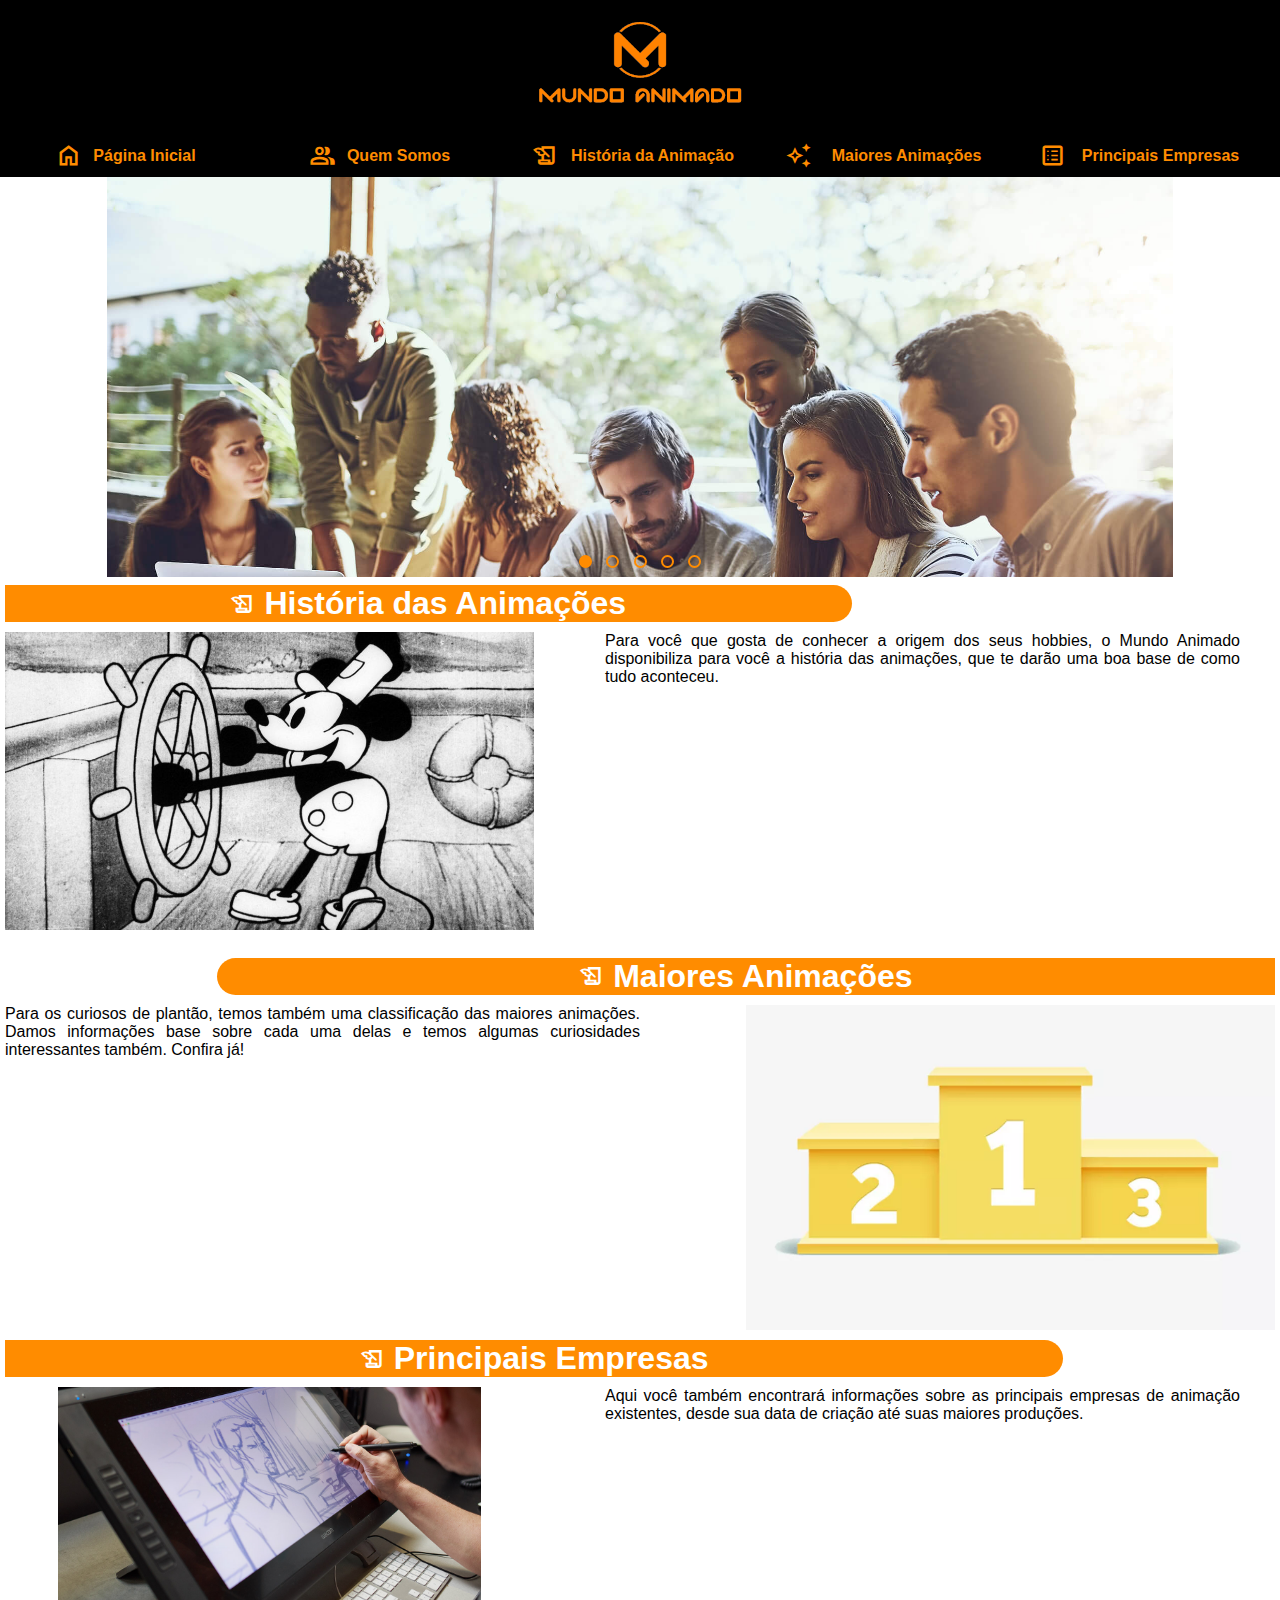
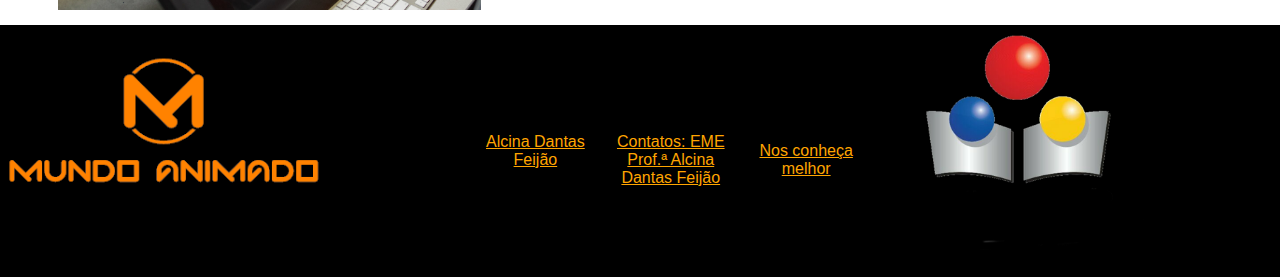
<file: index.html>
<!DOCTYPE html>
<html lang="pt-br">
<head>
    <meta charset="UTF-8">
    <meta http-equiv="X-UA-Compatible" content="IE=edge">
    <meta name="viewport" content="width=device-width, initial-scale=1.0">
    <link rel="stylesheet" href="assets/css/menu-header-style.css">
    <link rel="stylesheet" href="assets/css/style-global.css">
    <link rel="stylesheet" href="https://fonts.googleapis.com/css2?family=Material+Symbols+Outlined:opsz,wght,FILL,GRAD@20..48,100..700,0..1,-50..200" />
    <link rel="stylesheet" type="text/css" href="assets/css/footer.css">
    <title> Mundo Animado </title>
</head>
<body>
    <header class="col-sm-12">
        <a href="#" class="col-sm-6 col-md-4 col-lg-2">
            <img class="col-sm-12" src="assets/img/logo-transparente.png" alt="logo mundo animado">
        </a>
    </header>
    <nav>
        <span class="three-bars material-symbols-outlined" onclick="toggleMenu()"> menu </span>
        <ul class="col-lg-12" id="menu">
            <hr>
            <li class="col-sm-10 col-md-5">
                <a href="index.html">
                    <span class="material-symbols-outlined col-sm-2 col-md-2"> home </span>
                    <p class="col-sm-7 col-md-10 col-lg-6">Página Inicial</p>
                </a>
            </li>
            <hr>
            <li class="col-sm-10 col-md-5">
                <a href="pages/quem-somos.html">
                    <span class="material-symbols-outlined col-sm-2 col-md-2"> group </span>
                    <p class="col-sm-7 col-md-10 col-lg-6">Quem Somos</p>
                </a>
            </li>
            <hr>
            <li class="col-sm-10 col-md-5">
                <a href="pages/animation-history.html">
                    <span class="material-symbols-outlined col-sm-2 col-md-2 col-lg-2"> history_edu </span>
                    <p class="col-sm-7 col-md-10 col-lg-9">História da Animação</p>
                </a>
            </li>
            <hr>
            <li class="col-sm-10 col-md-5">
                <a href="pages/biggest-animations.html">
                    <span class="material-symbols-outlined col-sm-2 col-md-2"> auto_awesome </span>
                    <p class="col-sm-7 col-md-10 col-lg-9">Maiores Animações</p>
                </a>
            </li>
            <hr>
            <li class="col-sm-10 col-md-5">
                <a href="pages/main-enterprises.html">
                    <span class="material-symbols-outlined col-sm-2 col-md-2 col-lg-2"> list_alt </span>
                    <p class="col-sm-7 col-md-10 col-lg-9">Principais Empresas</p>
                </a>
            </li>
        </ul>
    </nav>
    
    <div class="slider col-sm-12 col-lg-10">
        <img id="first" class="slides" src="assets/img/equipe-trabalhando.jpg" alt="">
        <img class="slides" src="assets/img/mickey-ship-animation-img.jpg" alt="">
        <img class="slides" src="assets/img/dreamworks.jpg" alt="">
        <img class="slides" src="assets/img/fantasmagorie.jpg" alt="">
        <img class="slides" src="assets/img/humourus-phases-of-funny-faces.jpeg" alt="">
    </div>
    <div class="dots-container">
        <button class="dots" onclick="getValues(0)"></button>
        <button class="dots" onclick="getValues(1)"></button>
        <button class="dots" onclick="getValues(2)"></button>
        <button class="dots" onclick="getValues(3)"></button>
        <button class="dots" onclick="getValues(4)"></button>
    </div>
    
    <main class="col-sm-12 col-md-12 col-lg-12">

        <div class="row1">
            <div class="title col-sm-12 col-md-10 col-lg-8">
                <span class="material-symbols-outlined"> history_edu </span>
                <h1>História das Animações</h1>
            </div>
            <p class="col-sm-12 col-md-5 col-lg-6">Para você que gosta de conhecer a origem dos seus hobbies, o Mundo Animado disponibiliza para você a história das animações, que te darão uma boa base de como tudo aconteceu.</p>
            <a class="col-sm-10 col-md-6 col-lg-5" href="">
                <img  src="assets/img/mickey-ship-animation-img.jpg" alt="">
            </a>
        </div>
        <br>

        <div class="row2">
            <div class="title col-sm-12 col-md-10">
                <span class="material-symbols-outlined"> history_edu </span>
                <h1>Maiores Animações</h1>
            </div>
            <p class="col-sm-12 col-md-5 col-lg-6">Para os curiosos de plantão, temos também uma classificação das maiores animações. Damos informações base sobre cada uma delas e temos algumas curiosidades interessantes também. Confira já!</p>
            <a class="col-sm-10 col-md-6 col-lg-5" href="pages/biggest-animations.html">
                <img src="assets/img/podium-animations.jpg" alt="">
            </a>
        </div>

        <div class="row3">
            <div class="title col-sm-12 col-md-10">
                <span class="material-symbols-outlined"> history_edu </span>
                <h1>Principais Empresas</h1>
            </div>
            <p class="col-sm-12 col-md-5 col-lg-6">Aqui você também encontrará informações sobre as principais empresas de animação existentes, desde sua data de criação até suas maiores produções.</p>
            <a class="col-sm-12 col-md-6 col-lg-5" href="">
                <img  src="assets/img/pessoa-animando.jpg" alt="">
            </a>
        </div>

    </main>

    <footer class="col-sm-12 col-md-12 col-lg-12">
      <div class="left"><img src="assets/img/logo-transparente.png" class="col-sm-12"></div>
      <div class="center"><p class="col-sm-12"><a href="https://ept.scseduca.com.br/">Alcina Dantas Feijão</a><br></p><p class="col-sm-12"><br><a href="https://pt-br.facebook.com/emealcina/">Contatos: EME Prof.ª Alcina Dantas Feijão</a></p><p class="col-sm-12"><br><a href="">Nos conheça melhor</a></p></div>
      
      <div class="right"><img src="assets/img/alcina logo.png" class="col-sm-12"></div>
    </footer>

    <script src="assets/js/showMenu.js"></script>
    <script src="assets/js/slideshow.js"></script>
</body>
</html>
</file>
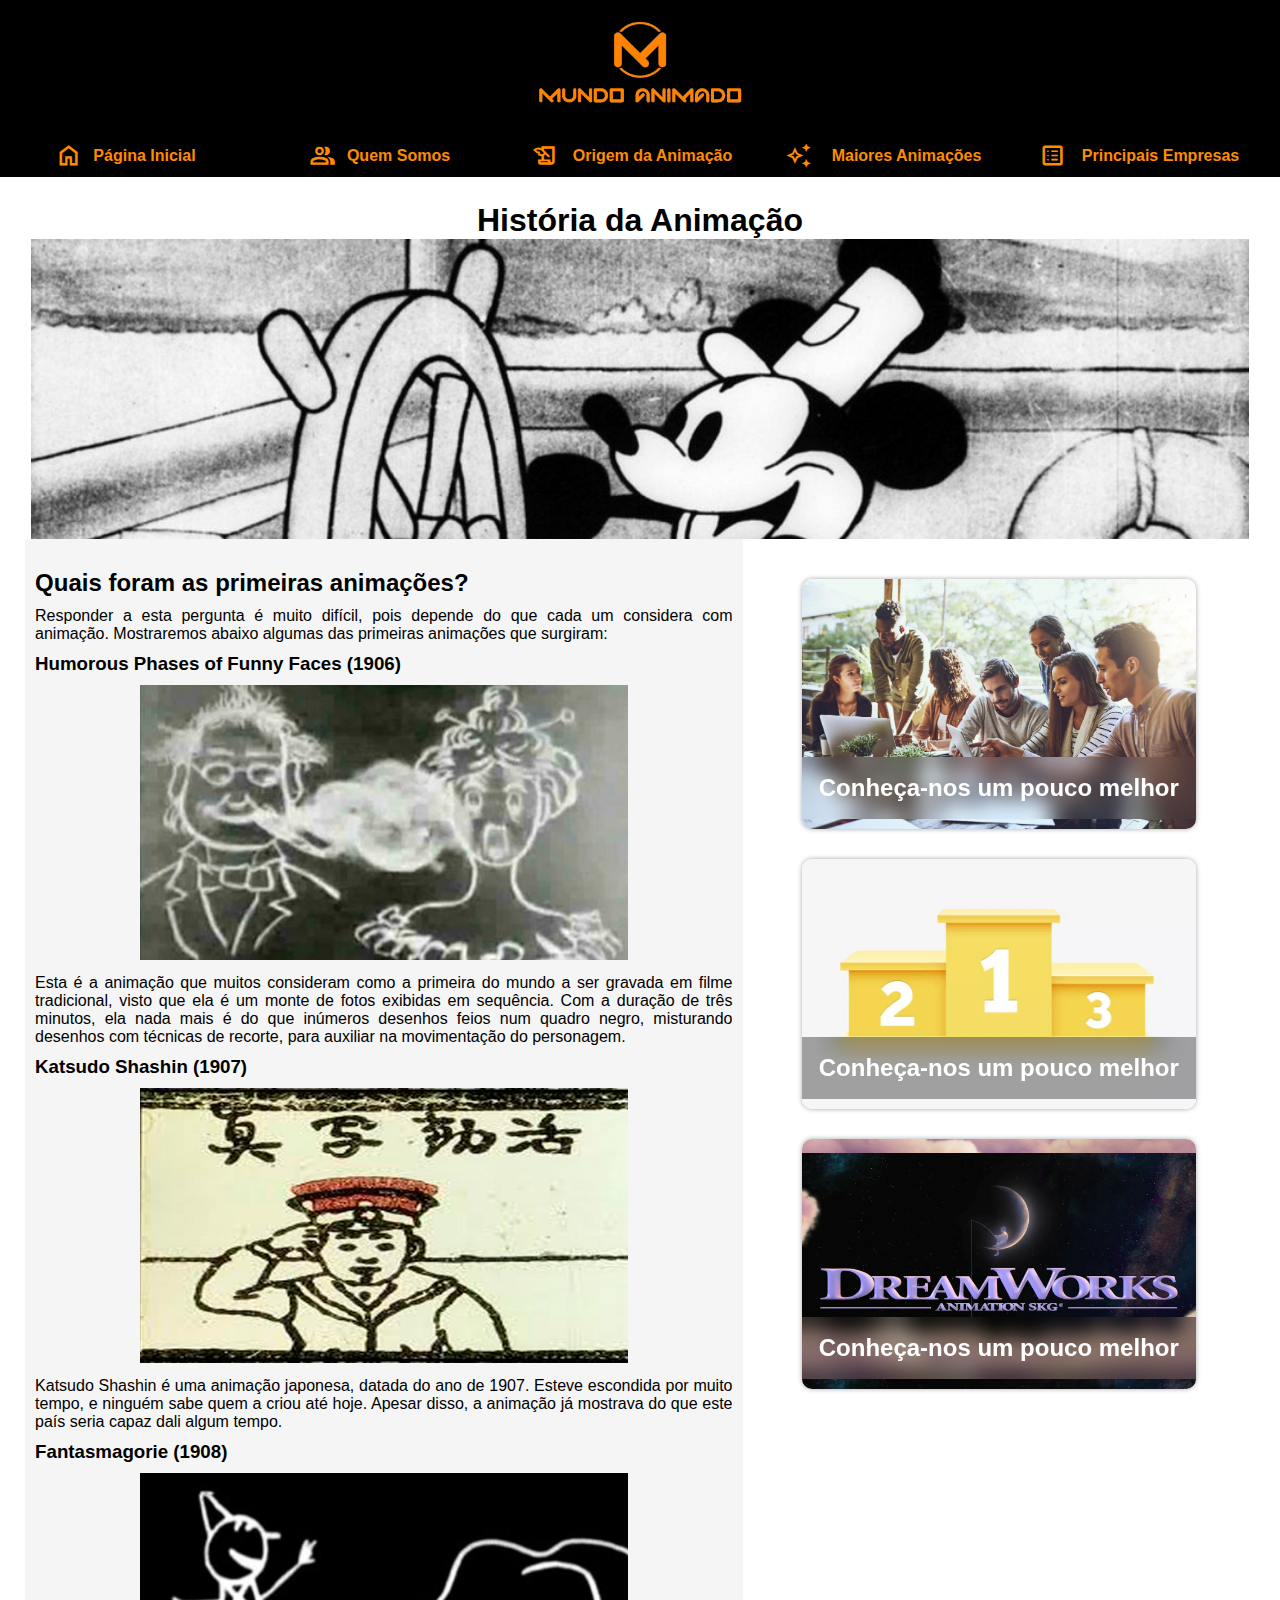
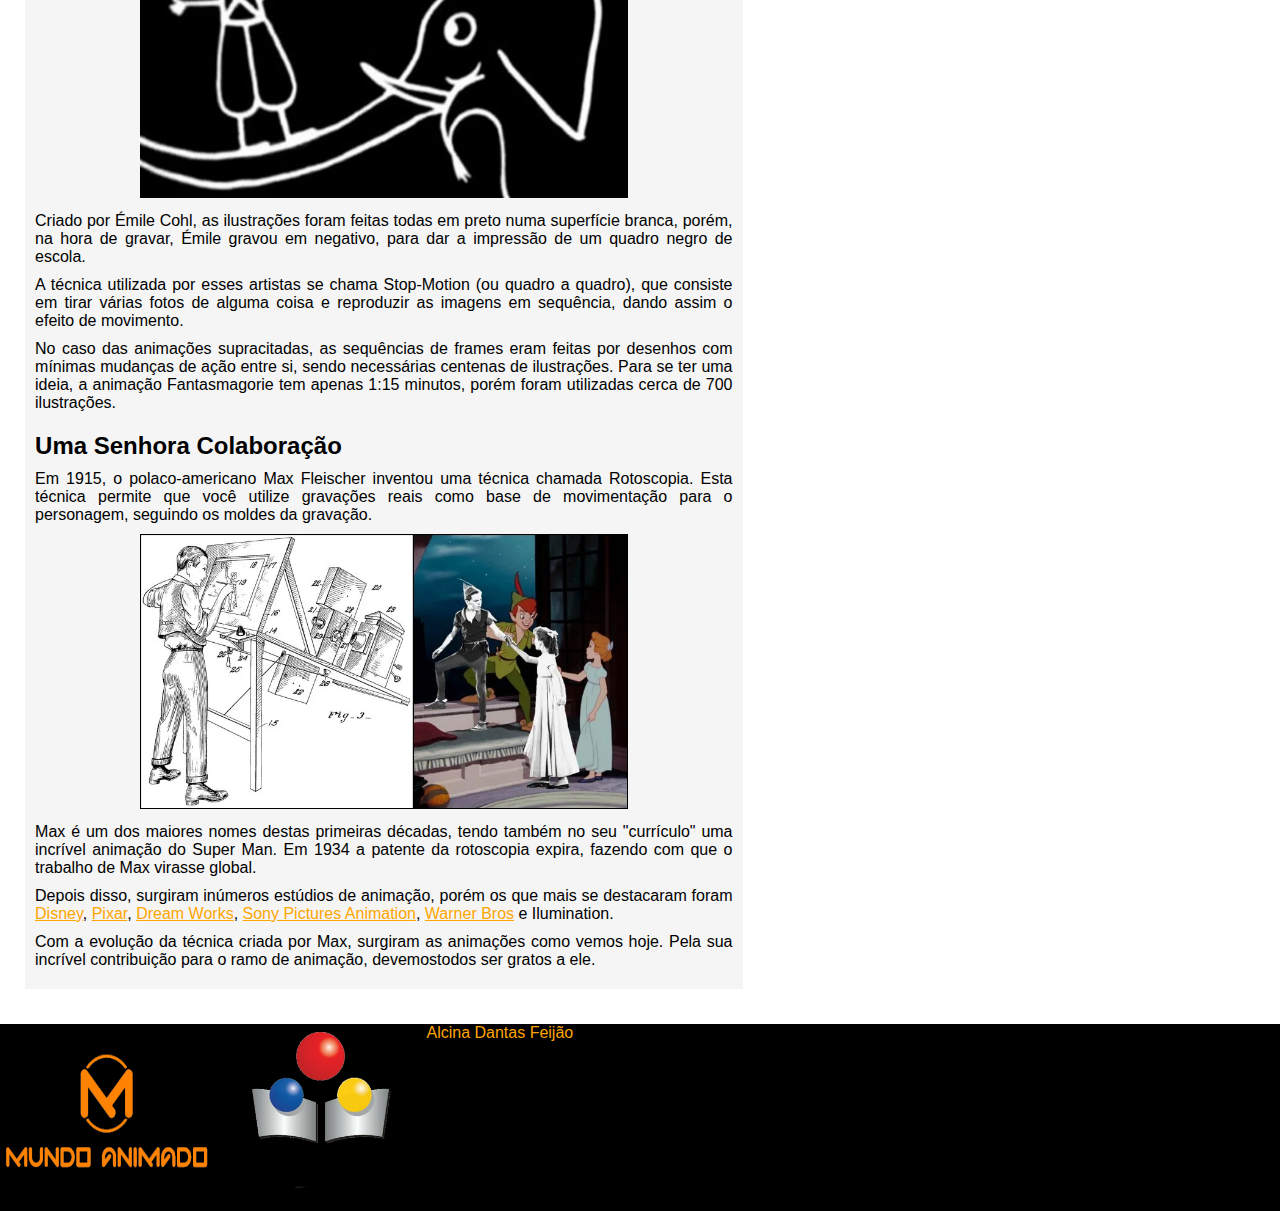
<file: pages/animation-history.html>
<!DOCTYPE html>
<html lang="pt-br">
<head>
    <meta charset="UTF-8">
    <meta http-equiv="X-UA-Compatible" content="IE=edge">
    <link rel="stylesheet" href="https://fonts.googleapis.com/css2?family=Material+Symbols+Outlined:opsz,wght,FILL,GRAD@20..48,100..700,0..1,-50..200" />
    <meta name="viewport" content="width=device-width, initial-scale=1.0">
    <link rel="stylesheet" href="../assets/css/menu-header-style.css">
    <link rel="stylesheet" href="../assets/css/style-global.css">
    <link rel="stylesheet" href="../assets/css/footer.css">
    <link rel="stylesheet" href="../assets/css/history.css">
    <title>História da Animação</title>
</head>
<body>
    <header class="col-sm-12">
        <a href="#" class="col-sm-6 col-md-4 col-lg-2">
            <img class="col-sm-12" src="../assets/img/logo-transparente.png" alt="logo mundo animado">
        </a>
    </header>
    <nav>
        <span class="three-bars material-symbols-outlined" onclick="toggleMenu()"> menu </span>
        <ul class="col-lg-12" id="menu">
            <hr>
            <li class="col-sm-10 col-md-5">
                <a href="../index.html">
                    <span class="material-symbols-outlined col-sm-2 col-md-2"> home </span>
                    <p class="col-sm-7 col-md-10 col-lg-6">Página Inicial</p>
                </a>
            </li>
            <hr>
            <li class="col-sm-10 col-md-5">
                <a href="quem-somos.html">
                    <span class="material-symbols-outlined col-sm-2 col-md-2"> group </span>
                    <p class="col-sm-7 col-md-10 col-lg-6">Quem Somos</p>
                </a>
            </li>
            <hr>
            <li class="col-sm-10 col-md-5">
                <a href="main-enterprises.html">
                    <span class="material-symbols-outlined col-sm-2 col-md-2 col-lg-2"> history_edu </span>
                    <p class="col-sm-7 col-md-10 col-lg-9">Origem da Animação</p>
                </a>
            </li>
            <hr>
            <li class="col-sm-10 col-md-5">
                <a href="biggest-animation">
                    <span class="material-symbols-outlined col-sm-2 col-md-2"> auto_awesome </span>
                    <p class="col-sm-7 col-md-10 col-lg-9">Maiores Animações</p>
                </a>
            </li>
            <hr>
            <li class="col-sm-10 col-md-5">
                <a href="">
                    <span class="material-symbols-outlined col-sm-2 col-md-2 col-lg-2"> list_alt </span>
                    <p class="col-sm-7 col-md-10 col-lg-9">Principais Empresas</p>
                </a>
            </li>
        </ul>
    </nav>

    <main class="col-sm-12 col-md-12 col-lg-12" id="main">
        <h1>História da Animação</h1>
        <div class="main-img-container">
            <img src="../assets/img/mickey-ship-animation-img.jpg" alt="picture">
        </div>
        <article class="col-sm-12 col-md-11 col-lg-7">

            <!--Primeira parte do assunto-->
            <h2>Quais foram as primeiras animações?</h2>
            <p>Responder a esta pergunta é muito difícil, pois depende do que cada um considera com animação. Mostraremos abaixo algumas das primeiras animações que surgiram: </p>

            <!--Citação das animações-->
            <h3>Humorous Phases of Funny Faces (1906)</h3>
            <img src="../assets/img/humourus-phases-of-funny-faces.jpeg" alt="picture">
            <p>Esta é a animação que muitos consideram como a primeira do mundo a ser gravada em filme tradicional, visto que ela é um monte de fotos exibidas em sequência. Com a duração de três minutos, ela nada mais é do que inúmeros desenhos feios num quadro negro, misturando desenhos com técnicas de recorte, para auxiliar na movimentação do personagem.</p>

            <h3>Katsudo Shashin (1907)</h3>
            <img src="../assets/img/katsudo-shashin.jpg" alt="picture">
            <p>Katsudo Shashin é uma animação japonesa, datada do ano de 1907. Esteve escondida por muito tempo, e ninguém sabe quem a criou até hoje. Apesar disso, a animação já mostrava do que este país seria capaz dali algum tempo.</p>

            <h3>Fantasmagorie (1908)</h3>
            <img src="../assets/img/fantasmagorie.jpg" alt="picture">
            <p>Criado por Émile Cohl, as ilustrações foram feitas todas em preto numa superfície branca, porém, na hora de gravar, Émile gravou em negativo, para dar a impressão de um quadro negro de escola.</p>
            <!--Fim das citações-->

            <p>A técnica utilizada por esses artistas se chama Stop-Motion (ou quadro a quadro), que consiste em tirar várias fotos de alguma coisa e reproduzir as imagens em sequência, dando assim o efeito de movimento.</p>
            <p>No caso das animações supracitadas, as sequências de frames eram feitas por desenhos com mínimas mudanças de ação entre si, sendo necessárias centenas de ilustrações. Para se ter  uma ideia, a animação Fantasmagorie tem apenas 1:15 minutos, porém foram utilizadas cerca de 700 ilustrações.</p>

            <!--Segunda parte do assunto-->
            <h2>Uma Senhora Colaboração</h2>
            <p>Em 1915, o polaco-americano Max Fleischer inventou uma técnica chamada Rotoscopia. Esta técnica permite que você utilize gravações reais como base de movimentação para o personagem, seguindo os moldes da gravação.</p>

            <img src="../assets/img/rotoscopia.jpg" alt="picture">

            <p>Max é um dos maiores nomes destas primeiras décadas, tendo também no seu "currículo" uma incrível animação do Super Man. Em 1934 a patente da rotoscopia expira, fazendo com que o trabalho de Max virasse global.</p>

            <p>Depois disso, surgiram inúmeros estúdios de animação, porém os que mais se destacaram foram <a href="">Disney</a>, <a href="">Pixar</a>, <a href="">Dream Works</a>, <a href="">Sony Pictures Animation</a>, <a href="">Warner Bros</a> e Ilumination.</p>

            <p>Com a evolução da técnica criada por Max, surgiram as animações como vemos hoje. Pela sua incrível contribuição para o ramo de animação, devemostodos ser gratos a ele.</p>
        </article>
        <aside class="col-sm-12 col-md-12 col-lg-5">
            <div class="link1">
                <h2>Conheça-nos um pouco melhor</h2>
            </div>
            <div class="link2">
                <h2>Conheça-nos um pouco melhor</h2>
            </div>
            <div class="link3">
                <h2>Conheça-nos um pouco melhor</h2>
            </div>
        </aside>
    </main>

    <footer>
        <img src="../assets/img/logo-transparente.png" class="col-sm-2">
        <img src="../assets/img/alcina logo.png" class="col-sm-2">
        <p>Alcina Dantas Feijão</p>
    </footer>
    <script src="../assets/js/showMenu.js"></script>
</body>
</html>
</file>
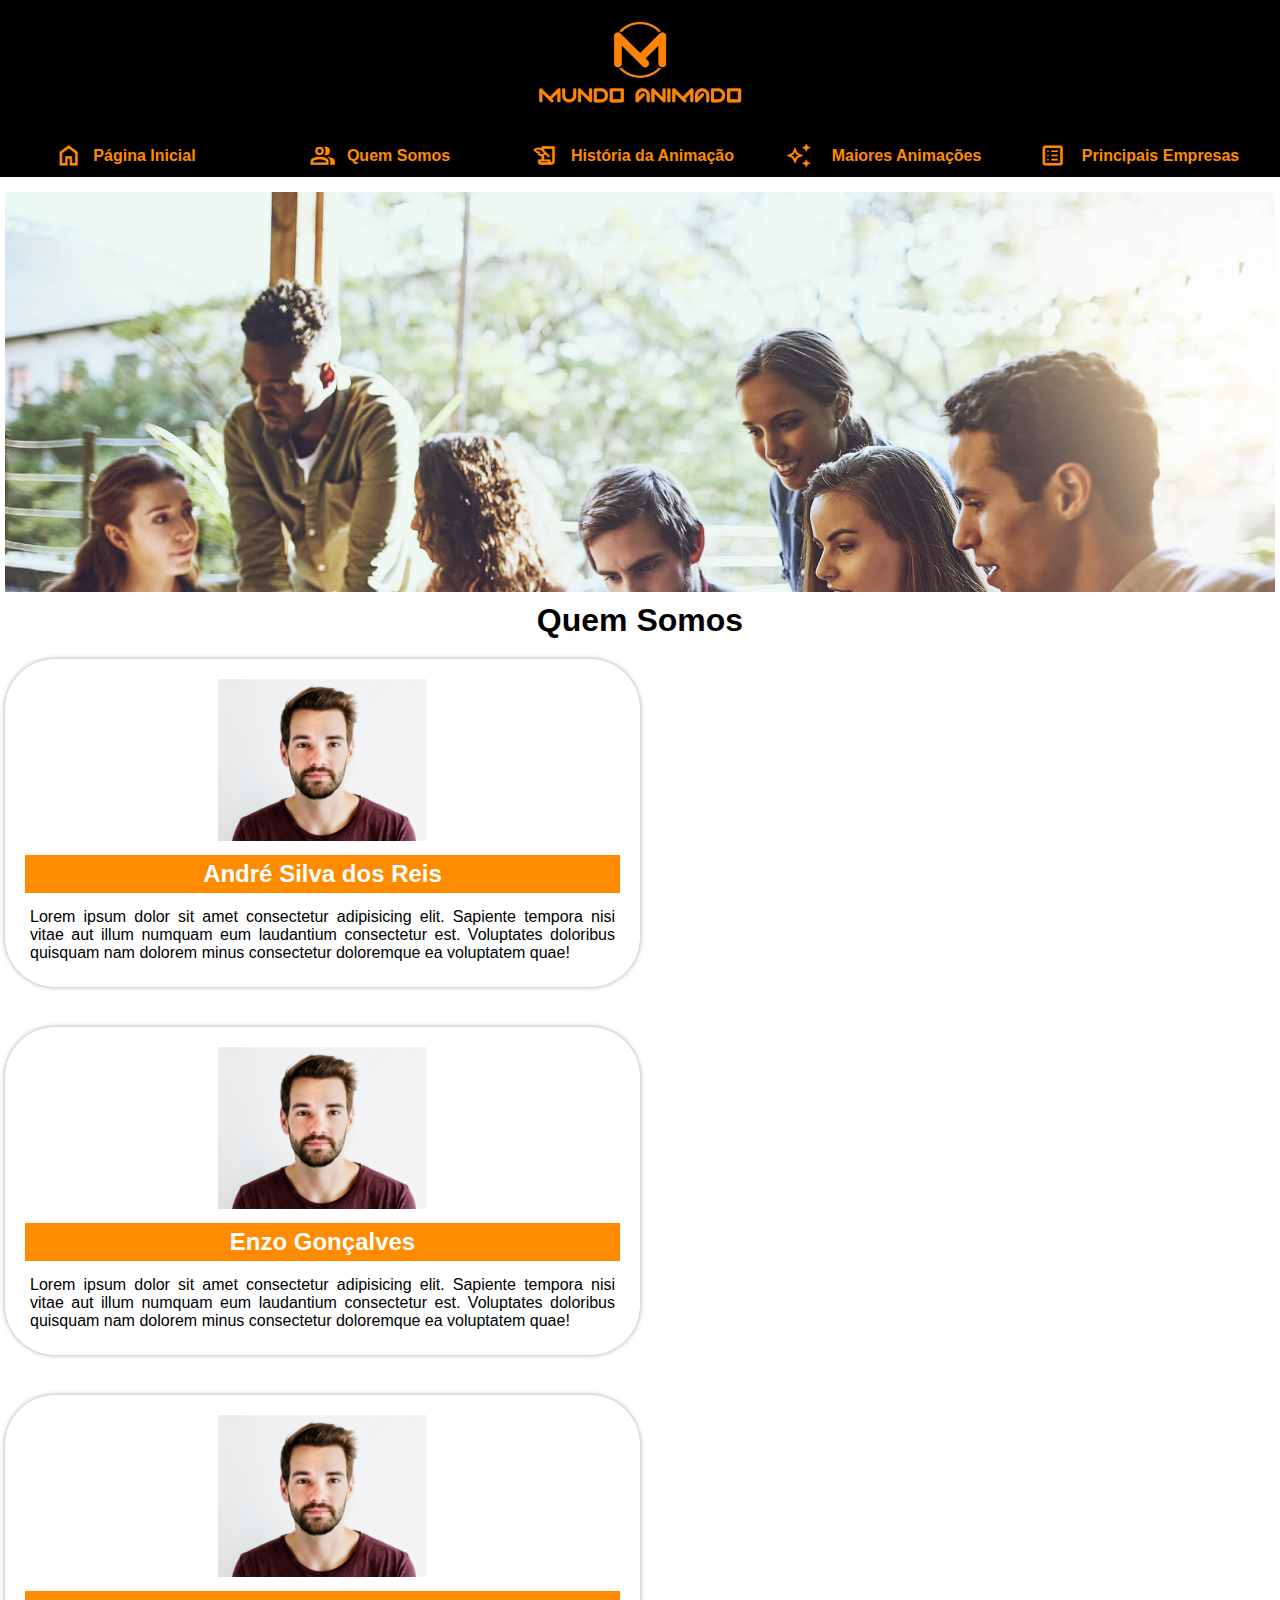
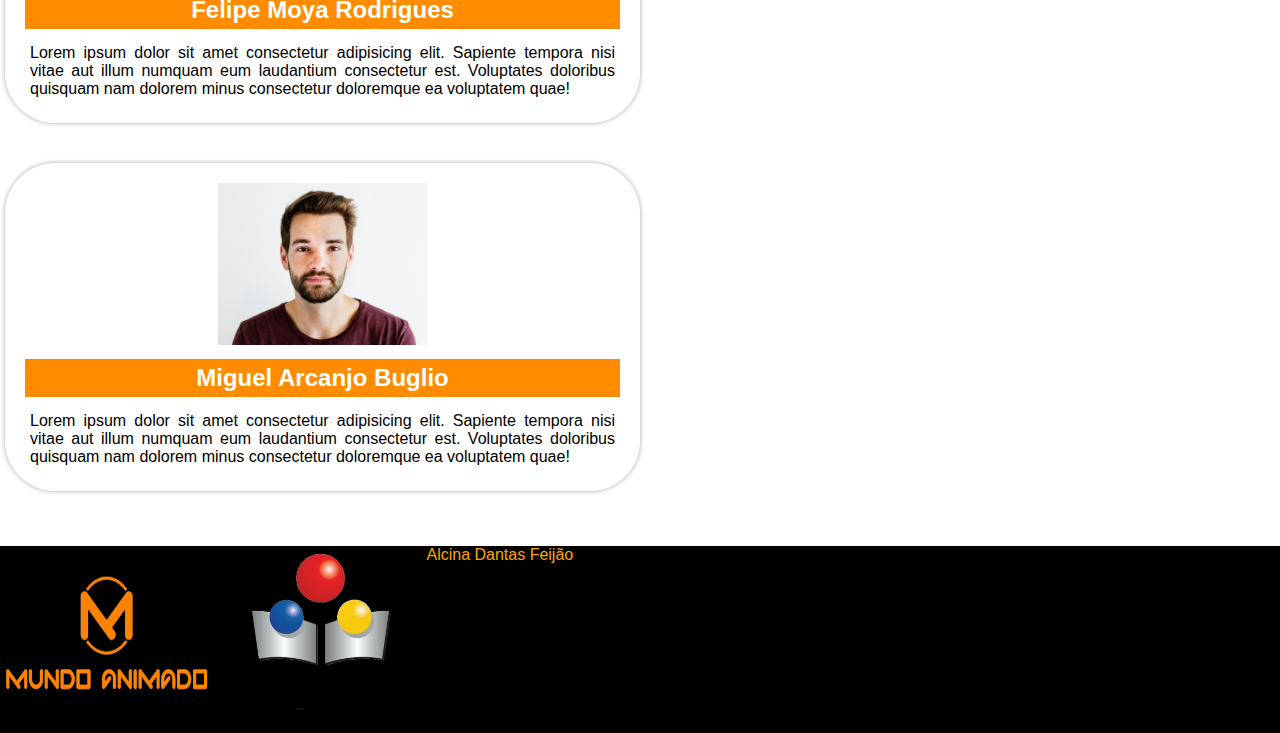
<file: pages/quem-somos.html>
<!DOCTYPE html>
<html lang="pt-br">
<head>
    <meta charset="UTF-8">
    <meta http-equiv="X-UA-Compatible" content="IE=edge">
    <meta name="viewport" content="width=device-width, initial-scale=1.0">
    <link rel="stylesheet" href="https://fonts.googleapis.com/css2?family=Material+Symbols+Outlined:opsz,wght,FILL,GRAD@20..48,100..700,0..1,-50..200" />
    <link rel="stylesheet" type="text/css" href="../assets/css/footer.css">
    <link rel="stylesheet" href="../assets/css/menu-header-style.css">
    <link rel="stylesheet" href="../assets/css/style-global.css">
    <link rel="stylesheet" href="../assets/css/quem-somos.css">
    <title>Quem Somos</title>
</head>
<body>
    <header class="col-sm-12">
        <a href="../index.html" class="col-sm-6 col-md-4 col-lg-2">
            <img class="col-sm-12" src="../assets/img/logo-transparente.png" alt="logo mundo animado">
        </a>
    </header>
    <nav>
        <span class="three-bars material-symbols-outlined" onclick="toggleMenu()"> menu </span>
        <ul class="col-lg-12" id="menu">
            <hr>
            <li class="col-sm-10 col-md-5">
                <a href="../index.html">
                    <span class="material-symbols-outlined col-sm-2 col-md-2"> home </span>
                    <p class="col-sm-7 col-md-10 col-lg-6">Página Inicial</p>
                </a>
            </li>
            <hr>
            <li class="col-sm-10 col-md-5">
                <a href="quem-somos.html">
                    <span class="material-symbols-outlined col-sm-2 col-md-2"> group </span>
                    <p class="col-sm-7 col-md-10 col-lg-6">Quem Somos</p>
                </a>
            </li>
            <hr>
            <li class="col-sm-10 col-md-5">
                <a href="animation-history.html">
                    <span class="material-symbols-outlined col-sm-2 col-md-2 col-lg-2"> history_edu </span>
                    <p class="col-sm-7 col-md-10 col-lg-9">História da Animação</p>
                </a>
            </li>
            <hr>
            <li class="col-sm-10 col-md-5">
                <a href="biggest-animations.html">
                    <span class="material-symbols-outlined col-sm-2 col-md-2"> auto_awesome </span>
                    <p class="col-sm-7 col-md-10 col-lg-9">Maiores Animações</p>
                </a>
            </li>
            <hr>
            <li class="col-sm-10 col-md-5">
                <a href="main-enterprises.html">
                    <span class="material-symbols-outlined col-sm-2 col-md-2 col-lg-2"> list_alt </span>
                    <p class="col-sm-7 col-md-10 col-lg-9">Principais Empresas</p>
                </a>
            </li>
        </ul>
    </nav>

    <main id="main">
        <div class="img-container">
            <img src="../assets/img/equipe-trabalhando.jpg" alt="equipe trabalhando">
        </div>
        <h1>Quem Somos</h1>
        <hr>
        <article class="col-sm-12 col-md-11 col-lg-6">
            <div class="box-andre">
                <div class="img-busto"><img src="../assets/img/retrato-de-homem.jpg" alt="picture"></div>
                <h2>André Silva dos Reis</h2>
                <p>Lorem ipsum dolor sit amet consectetur adipisicing elit. Sapiente tempora nisi vitae aut illum numquam eum laudantium consectetur est. Voluptates doloribus quisquam nam dolorem minus consectetur doloremque ea voluptatem quae!</p>
            </div>
            <div class="box-enzo">
                <div class="img-busto"><img src="../assets/img/retrato-de-homem.jpg" alt="picture"></div>
                <h2>Enzo Gonçalves</h2>
                <p>Lorem ipsum dolor sit amet consectetur adipisicing elit. Sapiente tempora nisi vitae aut illum numquam eum laudantium consectetur est. Voluptates doloribus quisquam nam dolorem minus consectetur doloremque ea voluptatem quae!</p>
            </div>
            <div class="box-felipe">
                <div class="img-busto"><img src="../assets/img/retrato-de-homem.jpg" alt="picture"></div>
                <h2>Felipe Moya Rodrigues</h2>
                <p>Lorem ipsum dolor sit amet consectetur adipisicing elit. Sapiente tempora nisi vitae aut illum numquam eum laudantium consectetur est. Voluptates doloribus quisquam nam dolorem minus consectetur doloremque ea voluptatem quae!</p>
            </div>
            <div class="box-miguel">
                <div class="img-busto"><img src="../assets/img/retrato-de-homem.jpg" alt="picture"></div>
                <h2>Miguel Arcanjo Buglio</h2>
                <p>Lorem ipsum dolor sit amet consectetur adipisicing elit. Sapiente tempora nisi vitae aut illum numquam eum laudantium consectetur est. Voluptates doloribus quisquam nam dolorem minus consectetur doloremque ea voluptatem quae!</p>
            </div>
        </article>
        <aside>

        </aside>
    </main>

    <footer>
        <img src="../assets/img/logo-transparente.png" class="col-sm-2">
        <img src="../assets/img/alcina logo.png" class="col-sm-2">
        <p>Alcina Dantas Feijão</p>
    </footer>
    <script src="../assets/js/showMenu.js"></script>
</body>
</html>
</file>
<file: assets/css/menu-header-style.css>
.material-symbols-outlined {
  font-variation-settings:
  'FILL' 0,
  'wght' 800,
  'GRAD' 0,
  'opsz' 48;
}

body {
    font-family: sans-serif;
}

header {
    display: flex;
    background-color: black;
    align-items: center;
    justify-content: center;
}

nav {
    background-color: black;
    color: darkorange;
    padding: 5px;
    font-weight: bold;
}
nav > .three-bars {
    display: block;
    text-align: center;
    font-size: 30px;
    font-weight: bold;
}
nav > ul {
    overflow: hidden;
    text-align: center;
    height: 0px;
    animation-duration: .6s;
    animation-fill-mode: forwards;
}
nav > ul > li {
    margin: 10px auto 10px auto;
    list-style: none;
}
nav > ul > li > a > span {
    display: flex;
    float: left;
    align-items: center;
    justify-content: center;
}
nav > ul > li > a > p {
    font-size: 18px;
}
hr {
    opacity: .5;
}
nav > ul > li > a {
    display: flex;
    justify-content: center;
    align-items: center;
    width: 100%;
    text-decoration: none;
    color: darkorange;
}
@keyframes increaseMenu {
    from {
        height: 0px;
    } to {
        height: 230px;
    }
}
@keyframes decreaseMenu {
    from {
        height: 230px;
    } to {
        height: 0px;
    }
}

@media only screen and (min-width: 600px) {
    nav > .three-bars {
        font-size: 40px;
    }
    nav > ul {
        animation-fill-mode: forwards;
    }
    @keyframes increaseMenu {
        from {
            height: 0px;
        } to {
            height: 260px;
        }
    }
    @keyframes decreaseMenu {
        from {
            height: 260px;
        } to {
            height: 0px;
        }
    }
    nav > ul > li > a {
        margin: auto;
    }
    nav > ul > li > a > p {
        font-size: 25px;
    }
    nav > ul > li > a > .material-symbols-outlined {
        width: fit-content;
        font-size: 25px;
    }
}

@media only screen and (min-width: 1024px) {
    nav > .three-bars {
        display: none;
    }
    hr {
        display: none;
    }
    nav > ul > li {
        display: flex;
        justify-content: center;
        margin: 0 auto 0 auto;
        padding: 0;
        width: 20%;
    }
    nav > ul > li > a > p, span {
        font-size: 16px;
    }
    nav > ul > li > a > span {
        width: 10%;
        margin-right: 0px;
    }
    nav > ul > li > a > p {
        width: 90%;
    }
    nav > ul > li > a {
        display: flex;
        justify-content: center;
        align-items: center;
    }
    nav > ul {
        display: inline-flex;
        justify-content: center;
        align-items: center;
        text-align: center;
        min-height: 25px;
        max-height: 35px;
    }
    nav > ul > li > a:hover {
        border-bottom: 3px solid darkorange;
        animation-name: borderBottom;
        animation-duration: 2;
        animation-fill-mode: forwards;
    }

    @keyframes borderBottom {
        from {
            border-width: 0%;
        } to {
            border-width: 100%;
        }
    }
}
</file>
<file: assets/css/style-global.css>
* {
    box-sizing: border-box;
    margin: 0;
    padding: 0;
}

.col-sm-1 {width: 8.33%;}
.col-sm-2 {width: 16.66%;}
.col-sm-3 {width: 25%;}
.col-sm-4 {width: 33.33%;}
.col-sm-5 {width: 41.66%;}
.col-sm-6 {width: 50%;}
.col-sm-7 {width: 58.33%;}
.col-sm-8 {width: 66.66%;}
.col-sm-9 {width: 75%;}
.col-sm-10 {width: 83.33%;}
.col-sm-11 {width: 91.66%;}
.col-sm-12 {width: 100%;}

.slider {
    height: 230px;
    overflow: hidden;
    margin: auto;
}
.slides {
    width: 100%;
}
.slides:not(:first-child) {
    display: none;
}
.dots-container {
    margin-top: -25px;
    text-align: center;
}
.dots {
    border: 2px solid darkorange;
    background-color: transparent;
    border-radius: 50%;
    height: 13px;
    width: 13px;
}
.dots:not(:last-child) {
    margin-right: 10px;
}
.dots:hover {
    cursor: pointer;
}
.active {
    background-color: darkorange;
    transition: .8s;
}

.title {
    display: inline-flex;
    justify-content: center;
    align-items: center;
    background-color: darkorange;
    color: rgb(255, 255, 255);
}
main > .row1 > p {
    display: inline-flex;
}
main > .row2 > p {
    display: inline-flex;
}
main > .row3 > p {
    display: inline-flex;
}

main {
    margin-top: 10px;
}
main > .row1 {
    padding: 5px;
}
main > .row1 > .title > span {
    margin-right: 10px;
} 
main > .row1 > a {
    display: flex;
    justify-content: center;
}
main > .row1 > a > img {
    width: 100%;
}
main > .row1 > p {
    margin: 10px 0px;
    text-align: justify;
}

main {
    margin-top: 10px;
}
main > .row2 {
    padding: 5px;
}
main > .row2 > .title > span {
    margin-right: 10px;
} 
main > .row2 > a {
    display: flex;
    justify-content: center;
}
main > .row2 > a > img {
    width: 100%;
}
main > .row2 > p {
    margin: 10px 0px;
    text-align: justify;
}

main {
    margin-top: 10px;
}
main > .row3 {
    padding: 5px;
}
main > .row3 > .title > span {
    margin-right: 10px;
} 
main > .row3 > a {
    display: flex;
    justify-content: center;
}
main > .row3 > a > img {
    width: 80%;
}
main > .row3 > p {
    margin: 10px 0px;
    text-align: justify;
}


@media only screen and (min-width: 600px) {
    .col-md-1 {width: 8.33%;}
    .col-md-2 {width: 16.66%;}
    .col-md-3 {width: 25%;}
    .col-md-4 {width: 33.33%;}
    .col-md-5 {width: 41.66%;}
    .col-md-6 {width: 50%;}
    .col-md-7 {width: 58.33%;}
    .col-md-8 {width: 66.66%;}
    .col-md-9 {width: 75%;}
    .col-md-10 {width: 83.33%;}
    .col-md-11 {width: 91.66%;}
    .col-md-12 {width: 100%;}

    .slider {
        height: 300px;
    }

    main > .row1 > .title {
        border-radius: 0px 60px 60px 0px;
    }
    main > .row1 > a {
        margin-top: 10px;
    }
    main > .row1 > p {
        float: right;
        margin-right: 35px;
    }

    main > .row2 > .title {
        border-radius: 60px 0px 0px 60px;
        float: right;
    }
    main > .row2 > a {
        margin-top: 10px;
        margin-bottom: 10px;
        float: right;
    }
    main > .row2 > p {
        float: left;
        margin-right: 20px;
        margin-top: 10px;
    }

    main > .row3 > .title {
        border-radius: 0px 60px 60px 0px;
    }
    main > .row3 > a {
        margin-top: 10px;
    }
    main > .row3 > p {
        float: right;
        margin-right: 35px;
    }
}    

@media only screen and (min-width: 1024px) {
    .col-lg-1 {width: 8.33%;}
    .col-lg-2 {width: 16.66%;}
    .col-lg-3 {width: 25%;}
    .col-lg-4 {width: 33.33%;}
    .col-lg-5 {width: 41.66%;}
    .col-lg-6 {width: 50%;}
    .col-lg-7 {width: 58.33%;}
    .col-lg-8 {width: 66.66%;}
    .col-lg-9 {width: 75%;}
    .col-lg-10 {width: 83.33%;}
    .col-lg-11 {width: 91.66%;}
    .col-lg-12 {width: 100%;}

    .slider {
        height: 400px;
    }

    main > div > p {
        margin-top: 25%;
    }
}
</file>
<file: assets/css/footer.css>
footer{
        display: flex;
        background-color: black  ;
        margin-top: 10px;
        color: orange;
}
.left {
        width: 38%;
        display: inline-block;
        float: right;
        align-items: center;
        
}
.left > img {
        width: 70%;
}

.right {
        width: 33%;
        display: inline-block;
        float: left;
        align-items: center;
}
.right > img {
        width: 70%;
}
.center {
        width: 33%;
        text-align: center;
        display: flex;
        align-items: center;
        
}

a{
        color: orange;
}
</file>
<file: assets/css/history.css>
/* Início História das Animações */
#main {
    
    margin: auto;
    padding: 10px;
    text-align: center;
    
}
#main > article > p, h2, h3 {
    text-align: justify;
    margin-bottom: 10px;
}
#main > h1 {
    text-align: center;
}
#main > article {
    background-color: whitesmoke;
    padding: 10px;
}
#main > article > hr {
    margin-bottom: 10px;
}
#main > article > img {
    width: 80%;
    margin-bottom: 10px;
}
#main > .main-img-container {
    margin: auto;
    width: 90%;
    height: 160px;
    overflow: hidden;
}
#main > .main-img-container > img {
    width: 100%;
}

#main > aside {
    padding: 10px;
}
#main > aside > .link1, .link2, .link3 {
    box-shadow: 0px 0px 5px rgba(0,0,0,0.350);
    border-radius: 10px;
    margin: 10px auto;
    width: 100%;
}
#main > aside > .link1 {
    background-image: url(../img/equipe-trabalhando.jpg);
    background-position: center;
    background-size: 100%;
    display: flex;
    height: 200px;
    align-items: flex-end;
    justify-content: center;
}
#main > aside > .link1 > h2 {
    display: flex;
    width: 100%;
    height: 25%;
    color: white;
    align-items: center;
    justify-content: center;
    backdrop-filter: blur(10px);
}
#main > aside > .link1:hover {
    cursor: pointer;
    background-size: 110%;
    transition: 1s;
}
#main > aside > .link2 {
    background-image: url(../img/podium-animations.jpg);
    background-position: center;
    background-size: 100%;
    display: flex;
    height: 200px;
    align-items: flex-end;
    justify-content: center;
}
#main > aside > .link2 > h2 {
    display: flex;
    width: 100%;
    height: 25%;
    color: white;
    align-items: center;
    justify-content: center;
    backdrop-filter: blur(10px);
    background-color: rgba(0,0,0,0.350);
}
#main > aside > .link2:hover {
    cursor: pointer;
    background-size: 110%;
    transition: 1s;
}
#main > aside > .link3 {
    background-image: url(../img/dreamworks.jpg);
    background-position: center;
    background-size: 100%;
    display: flex;
    height: 200px;
    align-items: flex-end;
    justify-content: center;
}
#main > aside > .link3 > h2 {
    display: flex;
    width: 100%;
    height: 25%;
    color: white;
    align-items: center;
    justify-content: center;
    backdrop-filter: blur(10px);
    background-color: rgba(0,0,0,0.350);
}
#main > aside > .link3:hover {
    cursor: pointer;
    background-size: 110%;
    transition: 1s;
}
/* Final História das Animações */

/* Início Quem Somos */


@media only screen and (min-width: 600px) {
    #main {
        margin: auto;
    }
    #main > article {
        margin: auto;
        text-align: center;
    }
    #main > article > img {
        width: 70%;
    }
    #main > .main-img-container {
        margin: auto;
        width: 95%;
    }

    #main > aside > .link1 {
        height: 250px;
    }
    #main > aside > .link2 {
        height: 250px;
    }
    #main > aside > .link3 {
        height: 250px;
    }
}

@media only screen and (min-width: 1024px) {
    #main {
        padding: 25px;
    }
    #main > article {
        display: inline-block;
    }
    #main > article > h2 {
        margin-top: 20px;
    }
    #main > aside {
        float: right;
    }
    #main > .main-img-container {
        width: 99%;
        margin: auto;
        height: 300px;
        overflow: hidden;
    }
    
    #main > aside {
        text-align: center;
    }
    #main > aside > .link1 {
        width: 80%;
    }
    #main > aside > .link2 {
        width: 80%;
    }
    #main > aside > .link3 {
        width: 80%;
    }
    #main > aside > .link1, .link2, .link3 {
        margin-top: 30px;
    }
}
</file>
<file: assets/css/quem-somos.css>
#main {
    padding: 5px;
}
#main > h1 {
    text-align: center;
    margin-bottom: 20px;
}
#main > .img-container {
    height: 200px;
    overflow: hidden;
    margin-bottom: 10px;
}
#main > .img-container > img {
    width: 100%;
}



#main > article > .box-andre, .box-enzo, .box-felipe, .box-miguel {
    margin: 10px auto;
    padding: 5px;
}
 .img-busto {
    width: 50%;
    overflow: hidden;
    margin: auto;
    
}
#main > article > .box-andre > .img-busto > img,.box-enzo > .img-busto > img, .box-felipe > .img-busto > img, .box-miguel > .img-busto > img {
    width: 100%;
    
}
article > .box-andre > h2, .box-enzo > h2, .box-felipe > h2, .box-miguel > h2 {
    background-color: darkorange;
    color: white;
    text-align: center;
    margin: 10px 0px;
    padding: 5px;
}
article > .box-andre > p, .box-enzo > p, .box-felipe > p, .box-miguel > p {
    text-align: justify;
    padding: 5px;
}


@media only screen and (min-width:600px) {
    .img-busto {
        width: 35%;
    }
    #main > .img-container {
        height: 280px;
    }
}
@media only screen and (min-width:1024px) {
    article {
        background-color: white;
    }
    #main > article > .box-andre, .box-enzo, .box-felipe, .box-miguel {
        box-shadow: 0px 0px 5px rgba(0,0,0,0.350);
        background-color: white;
        width: 100%;
        border-radius: 50px;
        padding: 20px;
        margin-bottom: 40px;
    }
    #main > .img-container {
        height: 400px;
    }
}
</file>
